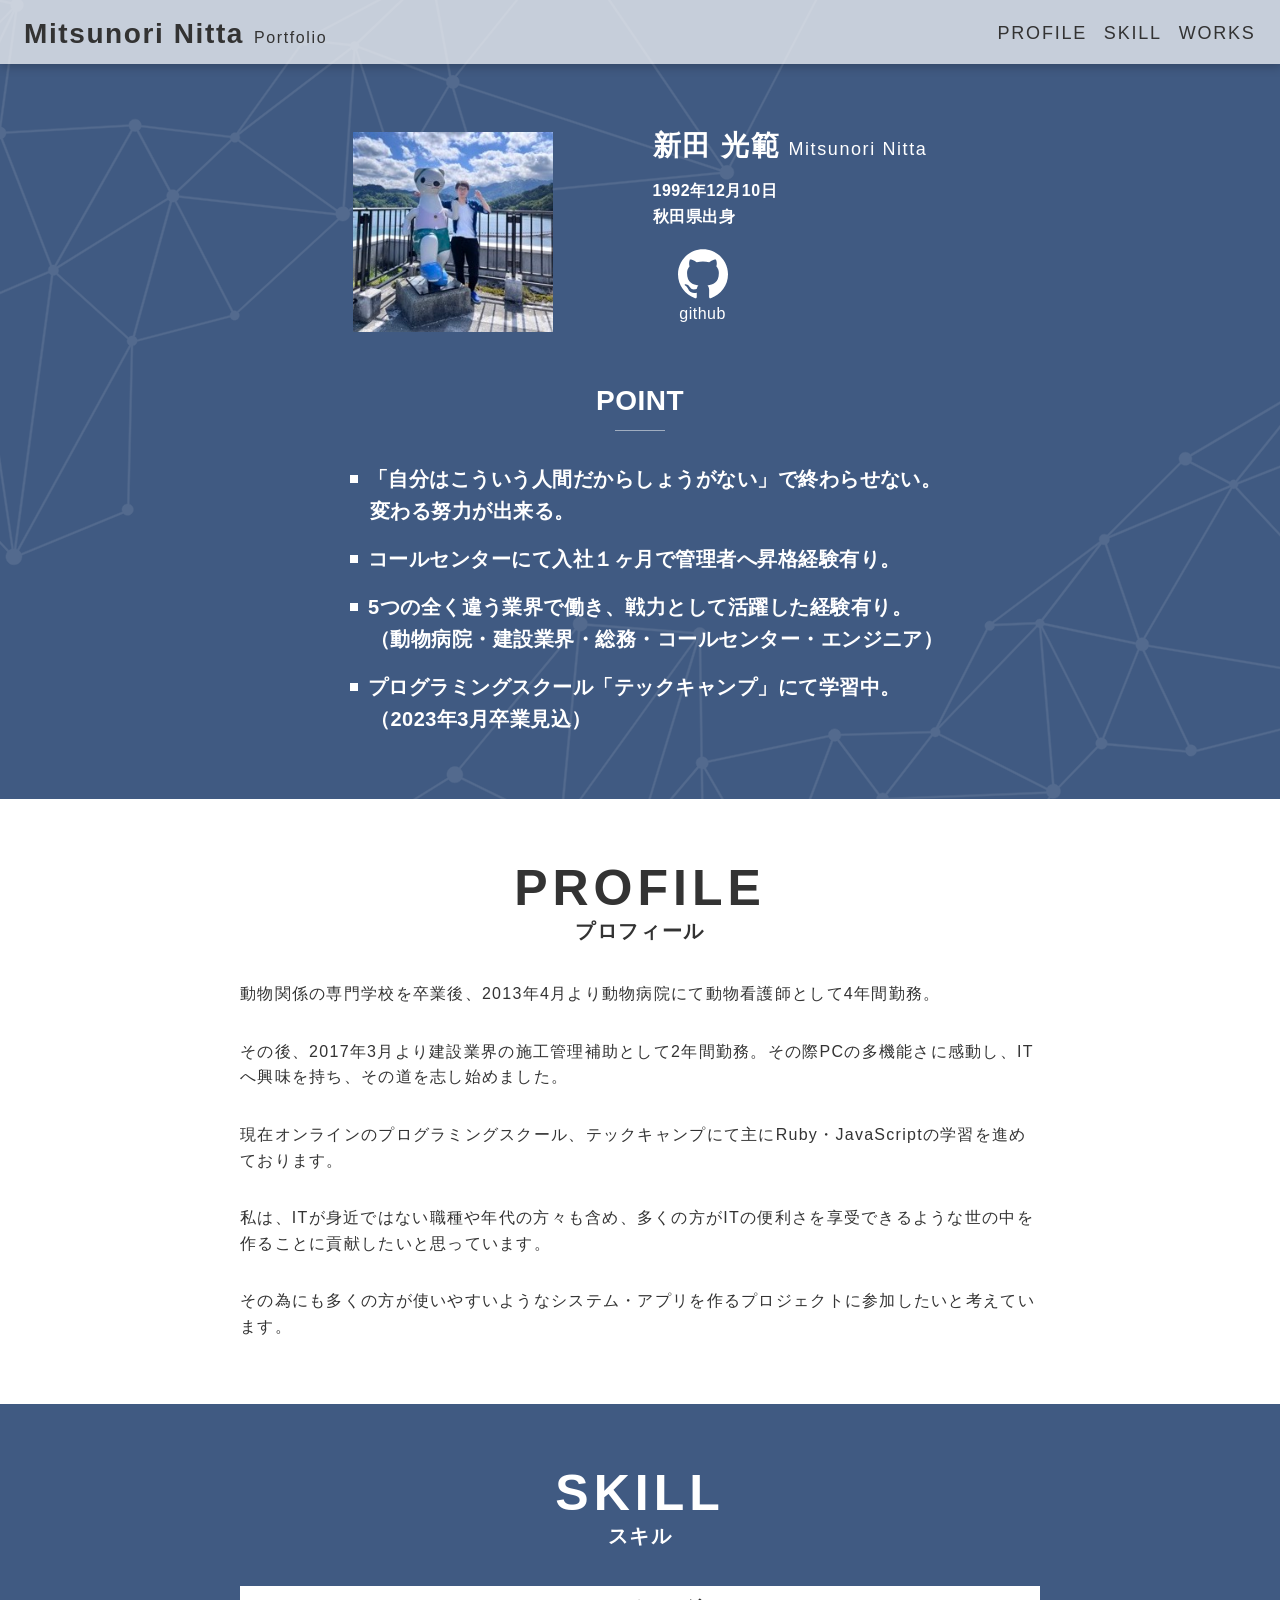
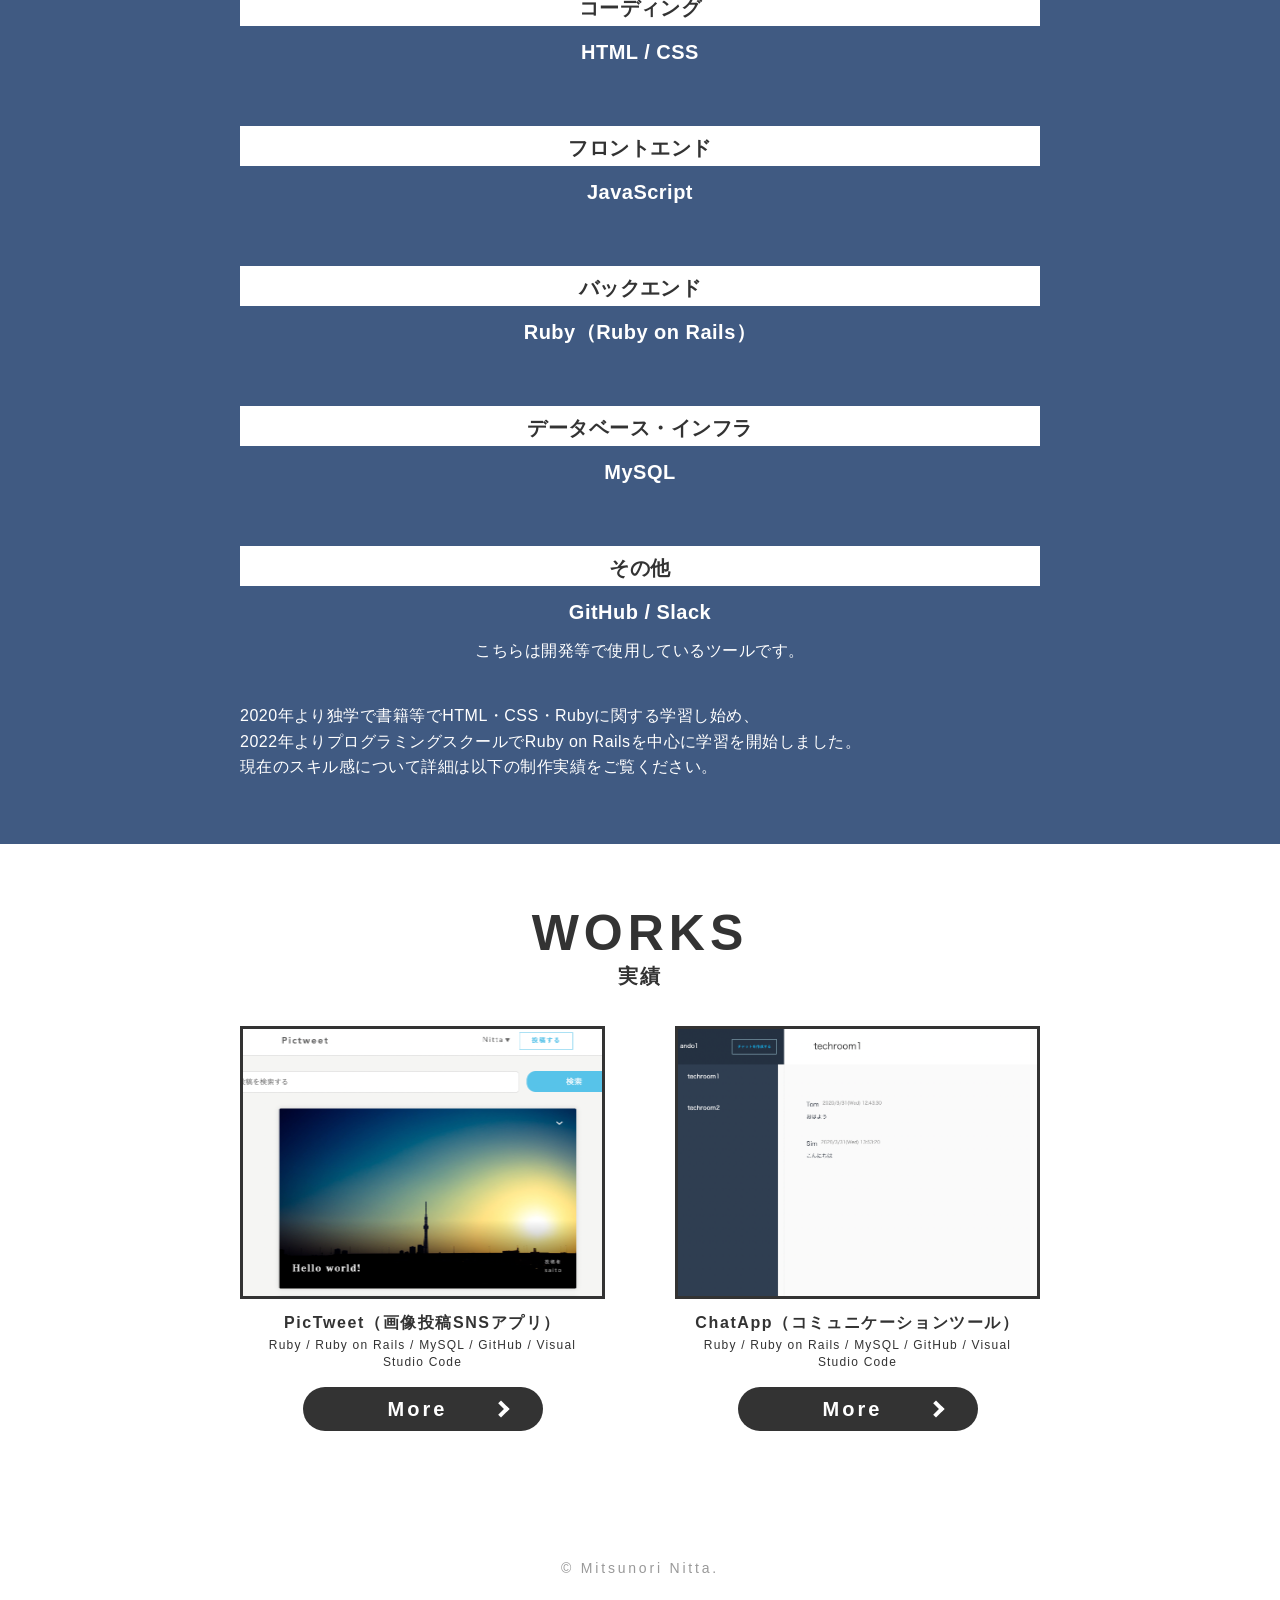
<file: index.html>
<!DOCTYPE html>
<html>
  <head>
    <meta charset="utf-8">
    <title>Mitsunori Nitta Portfolio</title>
    <meta name="viewport" content="width=device-width, initial-scale=1.0">
    <link rel="stylesheet" href="css/style.css"/>
  </head>
  <body>
    <header id="header" class="header">
      <div class="header__logo">
          <h1>
            <a href="index.html">
              <!-- 記載番号：1 -->
              <span class="header__logo-title">Mitsunori Nitta</span>
              <span class="header__logo-sub">Portfolio</span>
            </a>
          </h1>
        </div>
        <div class="header__hamburger">
          <i></i>
        </div>
        <nav class="header__gnav">
          <ul class="header__gnav-list">
            <li class="header__gnav-item"><a href="#a-profile">PROFILE</a></li>
            <li class="header__gnav-item"><a href="#a-skill">SKILL</a></li>
            <li class="header__gnav-item"><a href="#a-works">WORKS</a></li>
          </ul>
        </nav>
    </header>
    <main>
      <div class="firstview firstview-bg">
        <div class="firstview__inner">
          <div class="firstview__main">
            <div class="firstview__main-pict obj-fit-img">
              <!-- imagesに配置した、プロフィール画像のパスを記載する -->
              <img src="./images/pict-firstview-main.jpeg">
            </div>
            <div class="firstview__info">
              <h2>
                <!-- 記載番号：2 -->
                <span class="firstview__info-name">新田 光範</span>
                <!-- 記載番号：3 -->
                <span class="firstview__info-name-sm">Mitsunori Nitta</span>
              </h2>
              <ul class="firstview__info-origin-list">
                <!-- 記載番号：4 -->
                <li class="firstview__info-origin-item">1992年12月10日</li>
                <!-- 記載番号：5 -->
                <li class="firstview__info-origin-item">秋田県出身</li>
              </ul>
              <ul class="firstview__info-account-list">
                <li class="firstview__info-account-item">
                <li class="firstview__info-account-item">
                  <!-- 記載番号：7 -->
                  <a href="https://github.com/mitsunorinitta" target="_blank">
                    <img src="./images/icon-firstview-info-github-white.svg" class="firstview__info-account-pict">
                    <span  class="firstview__info-account-name">github</span>
                  </a>
                </li>
                <!-- <li class="firstview__info-account-item"> -->
                  <!-- 記載番号：8 -->
                  <!-- <a href="__URL__" target="_blank"> -->
                    <!-- <img src="./images/icon-firstview-info-twitter-white.svg" class="firstview__info-account-pict"> -->
                    <!-- <span  class="firstview__info-account-name">Twitter</span> -->
                  <!-- </a> -->
                <!-- </li> -->
                <li class="firstview__info-account-item">
                </li>
              </ul>
            </div>
          </div>
          <div class="firstview__point">
            <div class="firstview__point-heading">
              <h3>POINT</h3>
            </div>
            <ul class="firstview__point-list">
              <!-- 記載番号：10 -->
              <li class="firstview__point-item">「自分はこういう人間だからしょうがない」で終わらせない。<br>変わる努力が出来る。</li>
              <li class="firstview__point-item">コールセンターにて入社１ヶ月で管理者へ昇格経験有り。</li>
              <li class="firstview__point-item">5つの全く違う業界で働き、戦力として活躍した経験有り。<br>（動物病院・建設業界・総務・コールセンター・エンジニア）</li>
              <li class="firstview__point-item">プログラミングスクール「テックキャンプ」にて学習中。<br>（2023年3月卒業見込）</li>
            </ul>
          </div>
        </div>
      </div>
      <section id="a-profile" class="profile">
        <div class="section-inner">
          <div class="heading">
            <h2>PROFILE<span>プロフィール</span></h2>
          </div>
          <div class="contents">
            <!-- 記載番号：11 -->
            <div class="profile__text-area">
              <p>
                動物関係の専門学校を卒業後、2013年4月より動物病院にて動物看護師として4年間勤務。
              </p>
              <p> 
                その後、2017年3月より建設業界の施工管理補助として2年間勤務。その際PCの多機能さに感動し、ITへ興味を持ち、その道を志し始めました。
              </p>
              <p>
                現在オンラインのプログラミングスクール、テックキャンプにて主にRuby・JavaScriptの学習を進めております。
              </p>
              <p>
                私は、ITが身近ではない職種や年代の方々も含め、多くの方がITの便利さを享受できるような世の中を作ることに貢献したいと思っています。
              </p>
              <p>
                その為にも多くの方が使いやすいようなシステム・アプリを作るプロジェクトに参加したいと考えています。
              </p>
            </div>
          </div>
        </div>
      </section>
      <section id="a-skill" class="skill">
        <div class="section-inner">
          <div class="heading">
            <h2>SKILL<span>スキル</span></h2>
          </div>
          <div class="contents">
            <ul class="skill__list">
              <!-- 記載番号：12 -->
              <li class="skill__item">
                <h3>コーディング</h3>
                <h4>HTML / CSS</h4>
                <!-- <p>補足事項がある場合は、ここにp要素を用いて記載します。</p> -->
              </li>
              <!-- 記載番号：13 -->
              <li class="skill__item">
                <h3>フロントエンド</h3>
                <h4>JavaScript</h4>
              </li>
              <!-- 記載番号：14 -->
              <li class="skill__item">
                <h3>バックエンド</h3>
                <h4>Ruby（Ruby on Rails）</h4>
              </li>
              <!-- 記載番号：15 -->
              <li class="skill__item">
                <h3>データベース・インフラ</h3>
                <h4>MySQL</h4>
              </li>
              <!-- 記載番号：16 -->
              <li class="skill__item">
                <h3>その他</h3>
                <h4>GitHub / Slack</h4>
                <p>
                  こちらは開発等で使用しているツールです。
                </p>
              </li>
            </ul>
          </div>
          <!-- 記載番号：17 -->
          <div class="skill__text-area">
            <p>
              2020年より独学で書籍等でHTML・CSS・Rubyに関する学習し始め、<br>
              2022年よりプログラミングスクールでRuby on Railsを中心に学習を開始しました。<br>現在のスキル感について詳細は以下の制作実績をご覧ください。
              <br>
              <!-- 各領域を比較すると特にフロントエンドの開発に興味があり、現在はReactおよびVue.jsを学習しています。 -->
            </p>
          </div>
        </div>
      </section>
      <section id="a-works" class="works">
        <div class="section-inner">
          <div class="heading">
            <h2>WORKS<span>実績</span></h2>
          </div>
          <div class="contents">
            <ul class="works__list">
              <li class="works__item">
                <div class="works__item-pict">
                  <!-- images/01に配置した、FURIMAの画像（PC版）のパスを記載する -->
                  <a href="works/01.html" style="background-image:url('./images/work/01/pictweet2.jpg');"></a>
                </div>
                <div class="works__item-text-block">
                  <!-- 記載番号：18 -->
                  <h3>PicTweet（画像投稿SNSアプリ）</h3>
                  <!-- 記載番号：19 -->
                  <p>Ruby / Ruby on Rails / MySQL / GitHub / Visual Studio Code</p>
                </div>
                <div class="works__item-btn-block">
                  <a href="works/01.html" class="button">More</a>
                </div>
              </li>
              <li class="works__item">
                <div class="works__item-pict">
                  <!-- images/02に配置した、オリジナルアプリの画像（PC版）のパスを記載する -->
                  <a href="works/02.html" style="background-image:url('./images/work/02/chatapp2.jpg');"></a>
                </div>
                <div class="works__item-text-block">
                  <!-- 記載番号：20 -->
                  <h3>ChatApp（コミュニケーションツール）</h3>
                  <!-- 記載番号：21 -->
                  <p>Ruby / Ruby on Rails / MySQL / GitHub /  Visual Studio Code </p>
                </div>
                <div class="works__item-btn-block">
                  <a href="works/02.html" class="button">More</a>
                </div>
              </li>
            </ul>
          </div>
        </div>
      </section>
    </main>
    <!-- 記載番号：1 -->
    <footer id="footer" class="footer"><p>&copy; Mitsunori Nitta.</p></footer>
    <script src="https://cdn.jsdelivr.net/npm/jquery@3/dist/jquery.min.js"></script>
    <script type="text/javascript" src="js/ofi.min.js"></script>
    <script type="text/javascript" src="js/script.js"></script>
  </body>
</html>
</file>
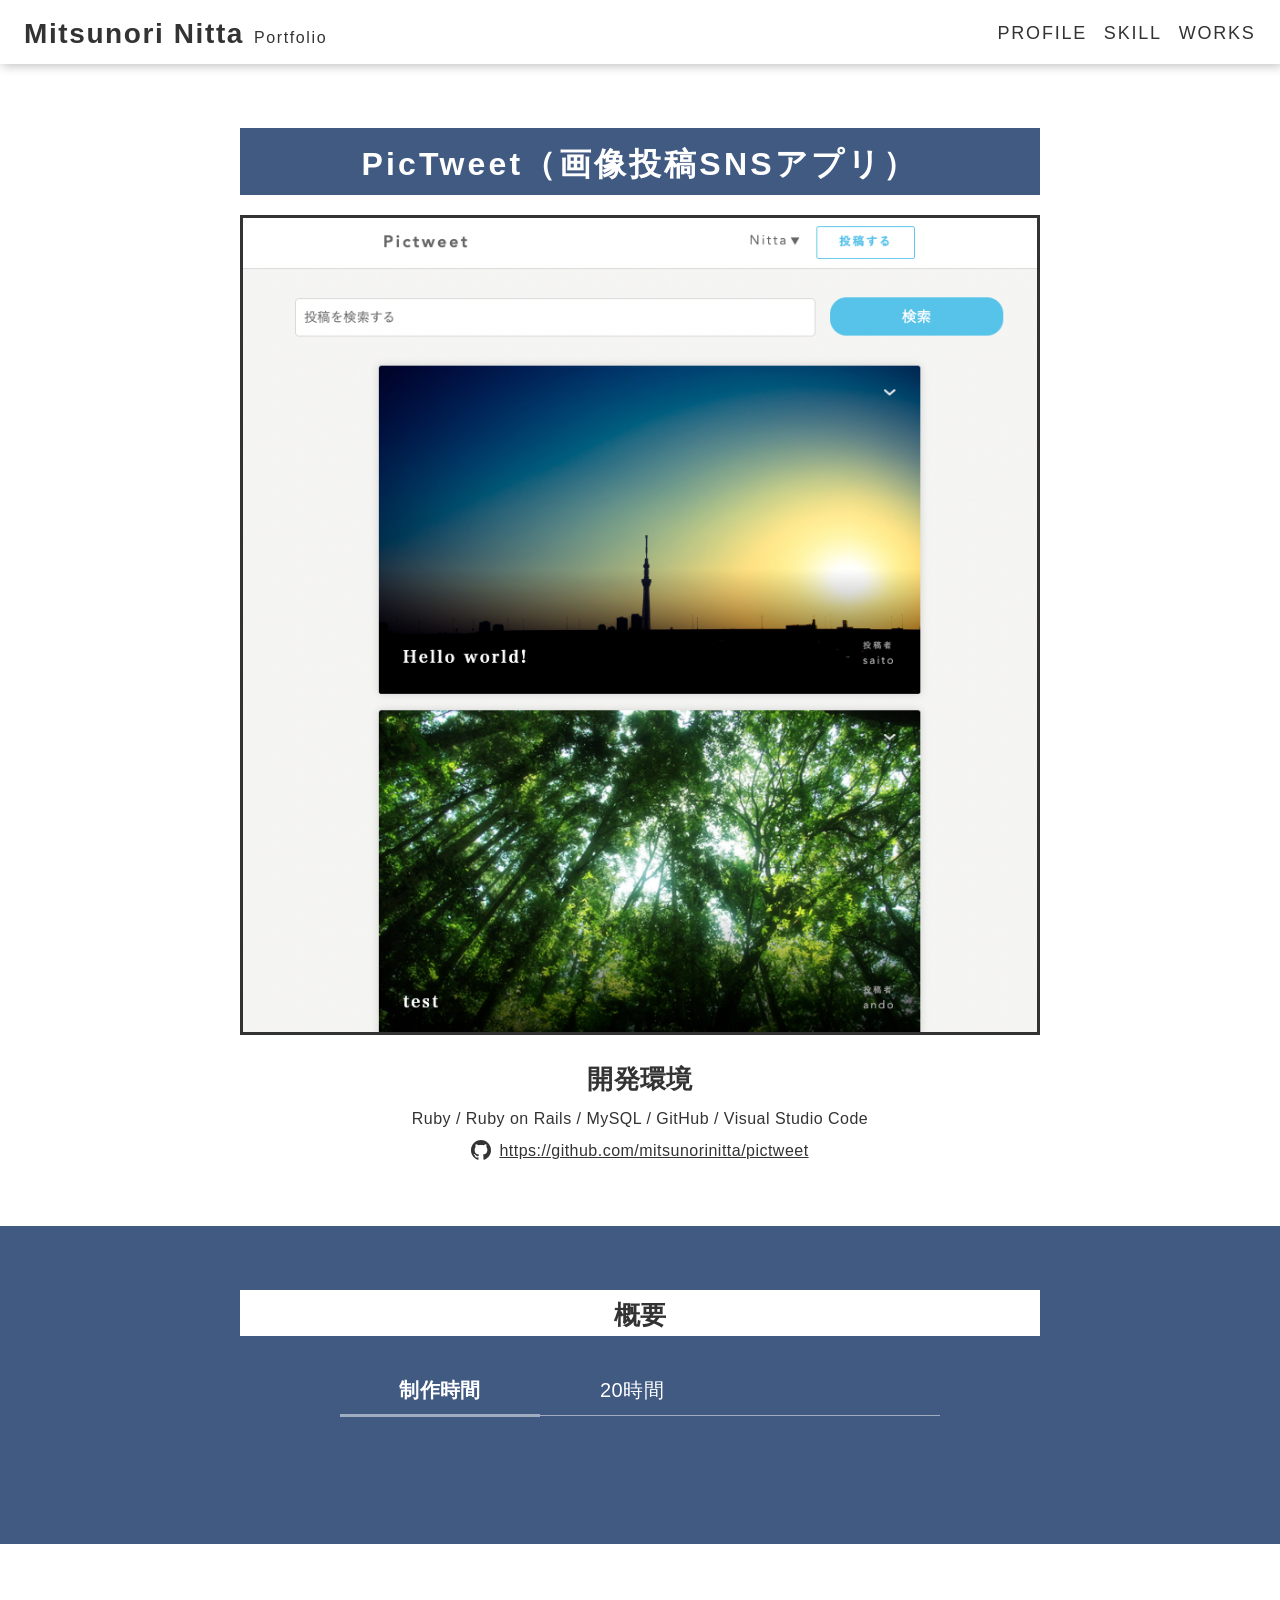
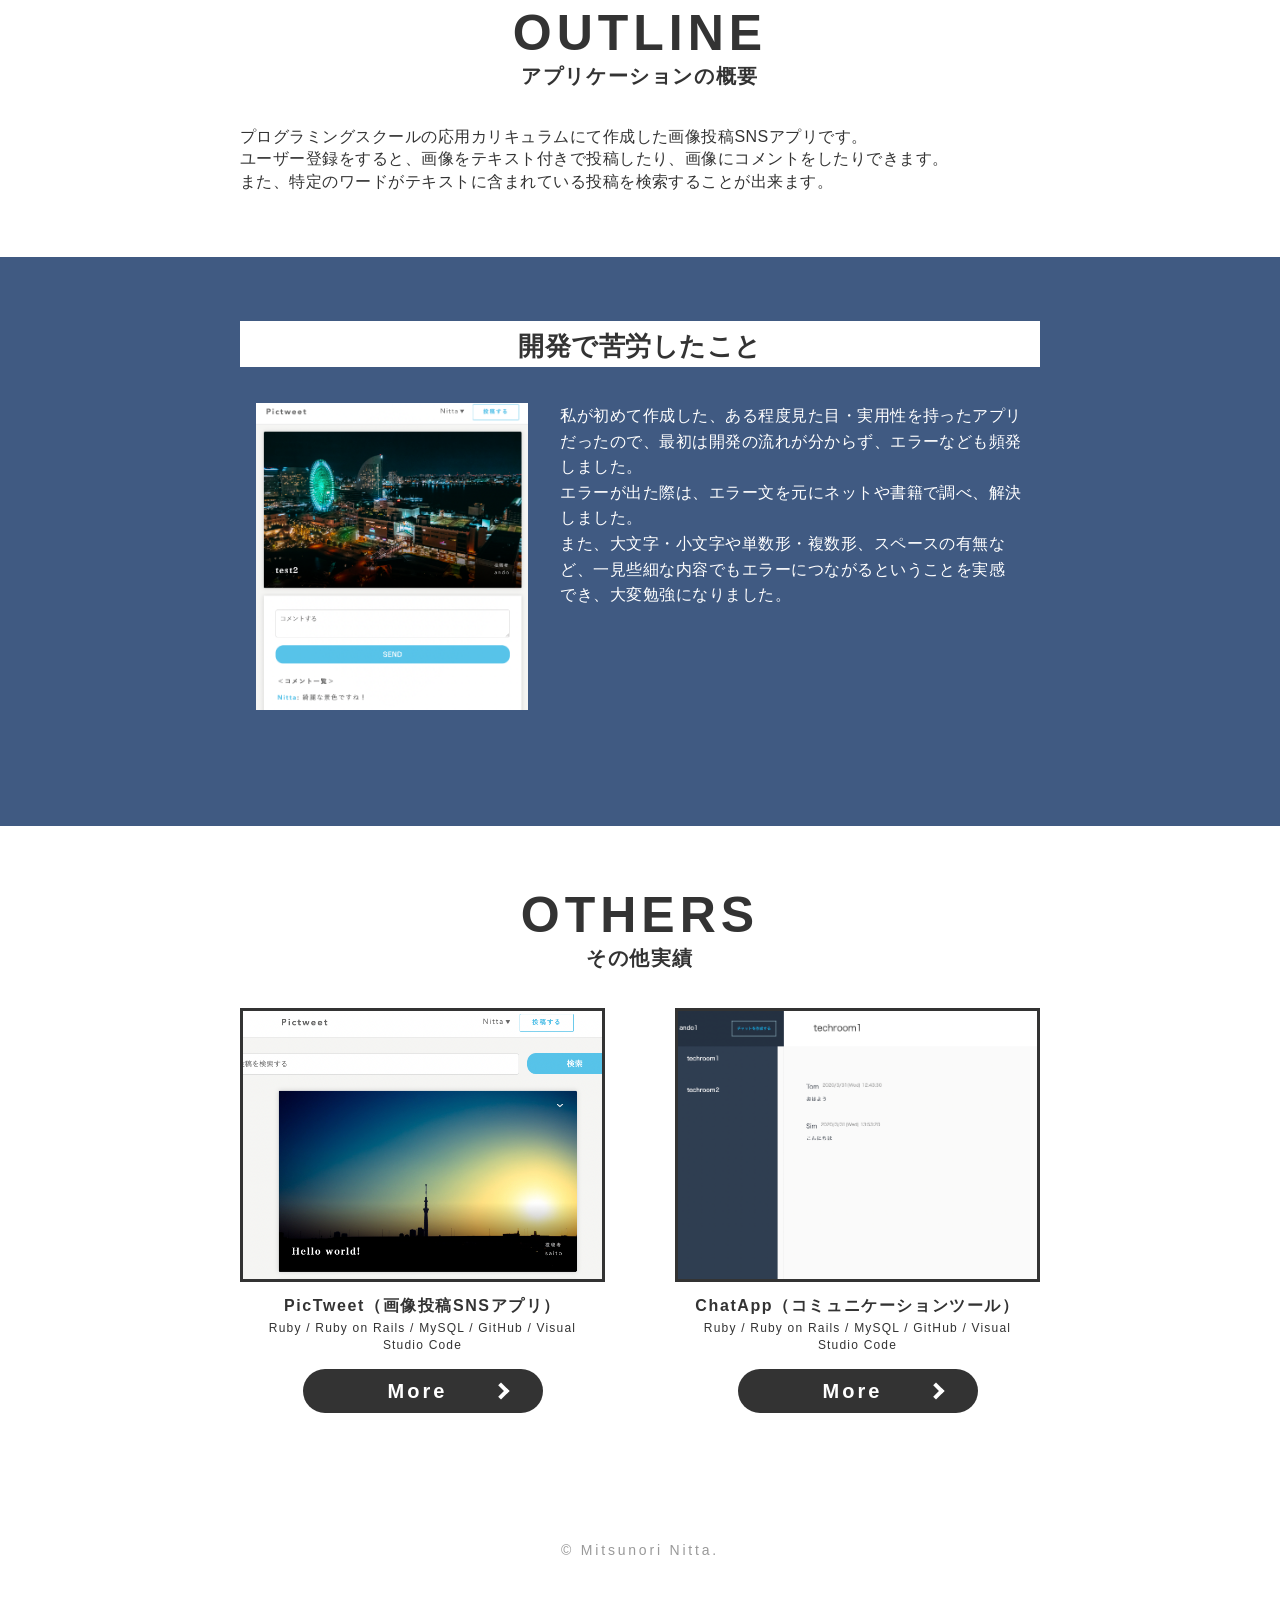
<file: works/01.html>
<!DOCTYPE html>
<html>
  <head>
    <meta charset="utf-8">
    <!-- 記載番号：2 -->
    <title>PicTweet（画像投稿SNSアプリ）</title>
    <meta name="viewport" content="width=device-width, initial-scale=1.0">
    <link rel="stylesheet" href="../css/style.css" />
  </head>
  <body class="p-work">
    <header id="header" class="header">
      <div class="header__logo">
          <h1>
            <a href="../">
              <!-- 記載番号：1 -->
              <span class="header__logo-title">Mitsunori Nitta</span>
              <span class="header__logo-sub">Portfolio</span>
            </a>
          </h1>
        </div>
        <div class="header__hamburger">
          <i></i>
        </div>
        <nav class="header__gnav">
          <ul class="header__gnav-list">
            <li class="header__gnav-item"><a href="../#a-profile">PROFILE</a></li>
            <li class="header__gnav-item"><a href="../#a-skill">SKILL</a></li>
            <li class="header__gnav-item"><a href="../#a-works">WORKS</a></li>
          </ul>
        </nav>
    </header>
    <main>
      <section class="p-work-firstview">
        <div class="section-inner">
          <!-- 記載番号：2（記載番号2は5行目にもあるので気をつけてください） -->
          <h2>PicTweet（画像投稿SNSアプリ）</h2>
          <div class="p-work-firstview__pict obj-fit-img">
            <!-- images/01に配置した、FURIMAの画像（PC版）のパスを記載する -->
            <img src="../images/work/01/pictweet.jpg" class="show-pc">
            <!-- images/01に配置した、FURIMAの画像（SP版）のパスを記載する -->
            <img src="../images/work/01/pictweet.jpg" class="show-sp">
          </div>
          <div class="p-work-firstview__text-area">
            <h3 class="p-work-firstview__text-titile">開発環境</h3>
            <!-- 記載番号：3 -->
            <p class="p-work-firstview__text">Ruby / Ruby on Rails / MySQL / GitHub / Visual Studio Code</p>
            <!-- 記載番号：4 -->
            <p class="p-work-firstview__text-link"><a href="https://github.com/mitsunorinitta/pictweet" target="_blank">https://github.com/mitsunorinitta/pictweet</a></p>
          </div>
        </div>
      </section>
      <section class="p-work-summary">
        <div class="section-inner">
          <ul class="p-work-summary__list">
            <li class="p-work-summary__item">
              <h3>概要</h3>
              <table class="p-work-summary__item-table">
                <tr>
                  <th>制作時間</th>
                  <!-- 記載番号：5 -->
                  <td>20時間</td>
                </tr>
                <tr>
                  <!-- <th>URL</th> -->
                  <!-- 記載番号：6 -->
                  <!-- <td><a href="__URL__" target="_blank">http://hoge.heroku.com</a></td> -->
                </tr>
                <tr>
                  <!-- <th>ID</th> -->
                  <!-- 記載番号：7 -->
                  <!-- <td>admin</td> -->
                </tr>
                <tr>
                  <!-- <th>PASS</th> -->
                  <!-- 記載番号：8 -->
                  <!-- <td>2222</td> -->
                </tr>
              </table>
            </li>
            <li class="p-work-summary__item">
              <!-- <h3>動作テスト</h3> -->
              <!-- <h4>購入テスト用アカウント</h4> -->
              <!-- <table class="p-work-summary__item-table"> -->
                <!-- <tr> -->
                  <!-- <th>mail</th> -->
                  <!-- 記載番号：9 -->
                  <!-- <td>buyer_user@hoge.com</td> -->
                <!-- </tr> -->
                <!-- <tr> -->
                  <!-- <th>PASS</th> -->
                  <!-- 記載番号：10 -->
                  <!-- <td>buyeruser1234</td> -->
                <!-- </tr> -->
              <!-- </table> -->
              <!-- <h4>購入テスト用カード情報</h4> -->
              <!-- <table class="p-work-summary__item-table"> -->
                <!-- <tr> -->
                  <!-- <th>番号</th> -->
                  <!-- 記載番号：11 -->
                  <!-- <td>4242424242424242</td> -->
                <!-- </tr> -->
                <!-- <tr> -->
                  <!-- <th>期限</th> -->
                  <!-- 記載番号：12 -->
                  <!-- <td>12/24</td> -->
                <!-- </tr> -->
                <!-- <tr> -->
                  <!-- <th>CVC</th> -->
                  <!-- 記載番号：13 -->
                  <!-- <td>123</td> -->
                <!-- </tr> -->
              <!-- </table> -->
            </li>
          </ul>
        </div>
      </section>
      <section class="p-work-outline">
        <div class="section-inner">
          <div class="heading">
            <h2>OUTLINE<span>アプリケーションの概要</span></h2>
          </div>
          <div class="contents">
            <!-- 記載番号：14 -->
            <div class="p-work-outline__text">
              <p>
                プログラミングスクールの応用カリキュラムにて作成した画像投稿SNSアプリです。
                <br>
                ユーザー登録をすると、画像をテキスト付きで投稿したり、画像にコメントをしたりできます。
                <br>
                また、特定のワードがテキストに含まれている投稿を検索することが出来ます。
              </p>
            </div>
          </div>
        </div>
      </section>
      <section class="p-work-about">
        <div class="section-inner">
          <ul class="p-work-about__list">
            <li class="p-work-about__item">
              <h3>開発で苦労したこと</h3>
              <div class="p-work-about__item-block p-work-about__item-block-2column">
                <div class="p-work-about__item-block-pict obj-fit-img">
                  <!-- images/01に配置した、記載内容を表す画像のパスを記載する -->
                  <img src="../images/work/01/pictweet3.jpg">
                </div>
                <!-- 記載番号：15 -->
                <div class="p-work-about__item-block-text">
                  <p>
                    私が初めて作成した、ある程度見た目・実用性を持ったアプリだったので、最初は開発の流れが分からず、エラーなども頻発しました。
                    <br>
                    エラーが出た際は、エラー文を元にネットや書籍で調べ、解決しました。
                    <br>
                    また、大文字・小文字や単数形・複数形、スペースの有無など、一見些細な内容でもエラーにつながるということを実感<br>でき、大変勉強になりました。
                  </p>
                </div>
              </div>
            </li>
            <li class="p-work-about__item">
              <!-- <h3>今後実装したいと思っていること</h3> -->
              <!-- <div class="p-work-about__item-block p-work-about__item-block-2column"> -->
                <!-- <div class="p-work-about__item-block-pict obj-fit-img"> -->
                  <!-- images/01に配置した、記載内容を表す画像のパスを記載する -->
                  <!-- <img src="../images/work/01/pict-work01-about-dammy.jpg"> -->
                <!-- </div> -->
                <!-- 記載番号：16 -->
                <!-- <div class="p-work-about__item-block-text"> -->
                  <!-- <p> -->
                    <!-- すでに実装済みのコメント投稿機能に、画像を投稿できるようにしたいと考えています。 -->
                  <!-- </p> -->
                  <!-- <p> -->
                    <!-- フリマアプリにおける購入者と出品者のやり取りについては、商品の状態についてのコミュニケーションが多く行われています。したがって、そのコミュニケーションがより円滑になるように、画像とともに商品の状態を説明できるようにしたいと考えています。 -->
                  <!-- </p> -->
                <!-- </div> -->
              <!-- </div> -->
            </li>
          </ul>
        </div>
      </section>
      <section class="p-work-others">
        <div class="section-inner">
          <div class="heading">
            <h2>OTHERS<span>その他実績</span></h2>
          </div>
          <div class="contents">
            <ul class="p-work-others__list">
              <li class="p-work-others__item">
                <div class="p-work-others__item-pict">
                  <!-- images/01に配置した、FURIMAの画像（PC版）のパスを記載する -->
                  <a href="01.html" style="background-image:url('../images/work/01/pictweet2.jpg');"></a>
                </div>
                <div class="p-work-others__item-text-block">
                  <!-- 記載番号：15 -->
                  <h3>PicTweet（画像投稿SNSアプリ）</h3>
                  <!-- 記載番号：16 -->
                  <p>Ruby / Ruby on Rails / MySQL / GitHub / Visual Studio Code</p>
                </div>
                <div class="p-work-others__item-btn-block">
                  <a href="01.html" class="button">More</a>
                </div>
              </li>
              <li class="p-work-others__item">
                <div class="p-work-others__item-pict">
                  <!-- images/02に配置した、オリジナルアプリの画像（PC版）のパスを記載する -->
                  <a href="02.html" style="background-image:url('../images/work/02/chatapp2.jpg');"></a>
                </div>
                <div class="p-work-others__item-text-block">
                  <!-- 記載番号：17 -->
                  <h3>ChatApp（コミュニケーションツール）</h3>
                  <!-- 記載番号：18 -->
                  <p>Ruby / Ruby on Rails / MySQL / GitHub / Visual Studio Code</p>
                </div>
                <div class="p-work-others__item-btn-block">
                  <a href="02.html" class="button">More</a>
                </div>
              </li>
            </ul>
          </div>
        </div>
      </section>
    </main>
    <!-- 記載番号：1 -->
    <footer id="footer" class="footer"><p>&copy; Mitsunori Nitta.</p></footer>
    <script src="https://cdn.jsdelivr.net/npm/jquery@3/dist/jquery.min.js"></script>
    <script type="text/javascript" src="../js/ofi.min.js"></script>
    <script type="text/javascript" src="../js/script.js"></script>
  </body>
</html>
</file>
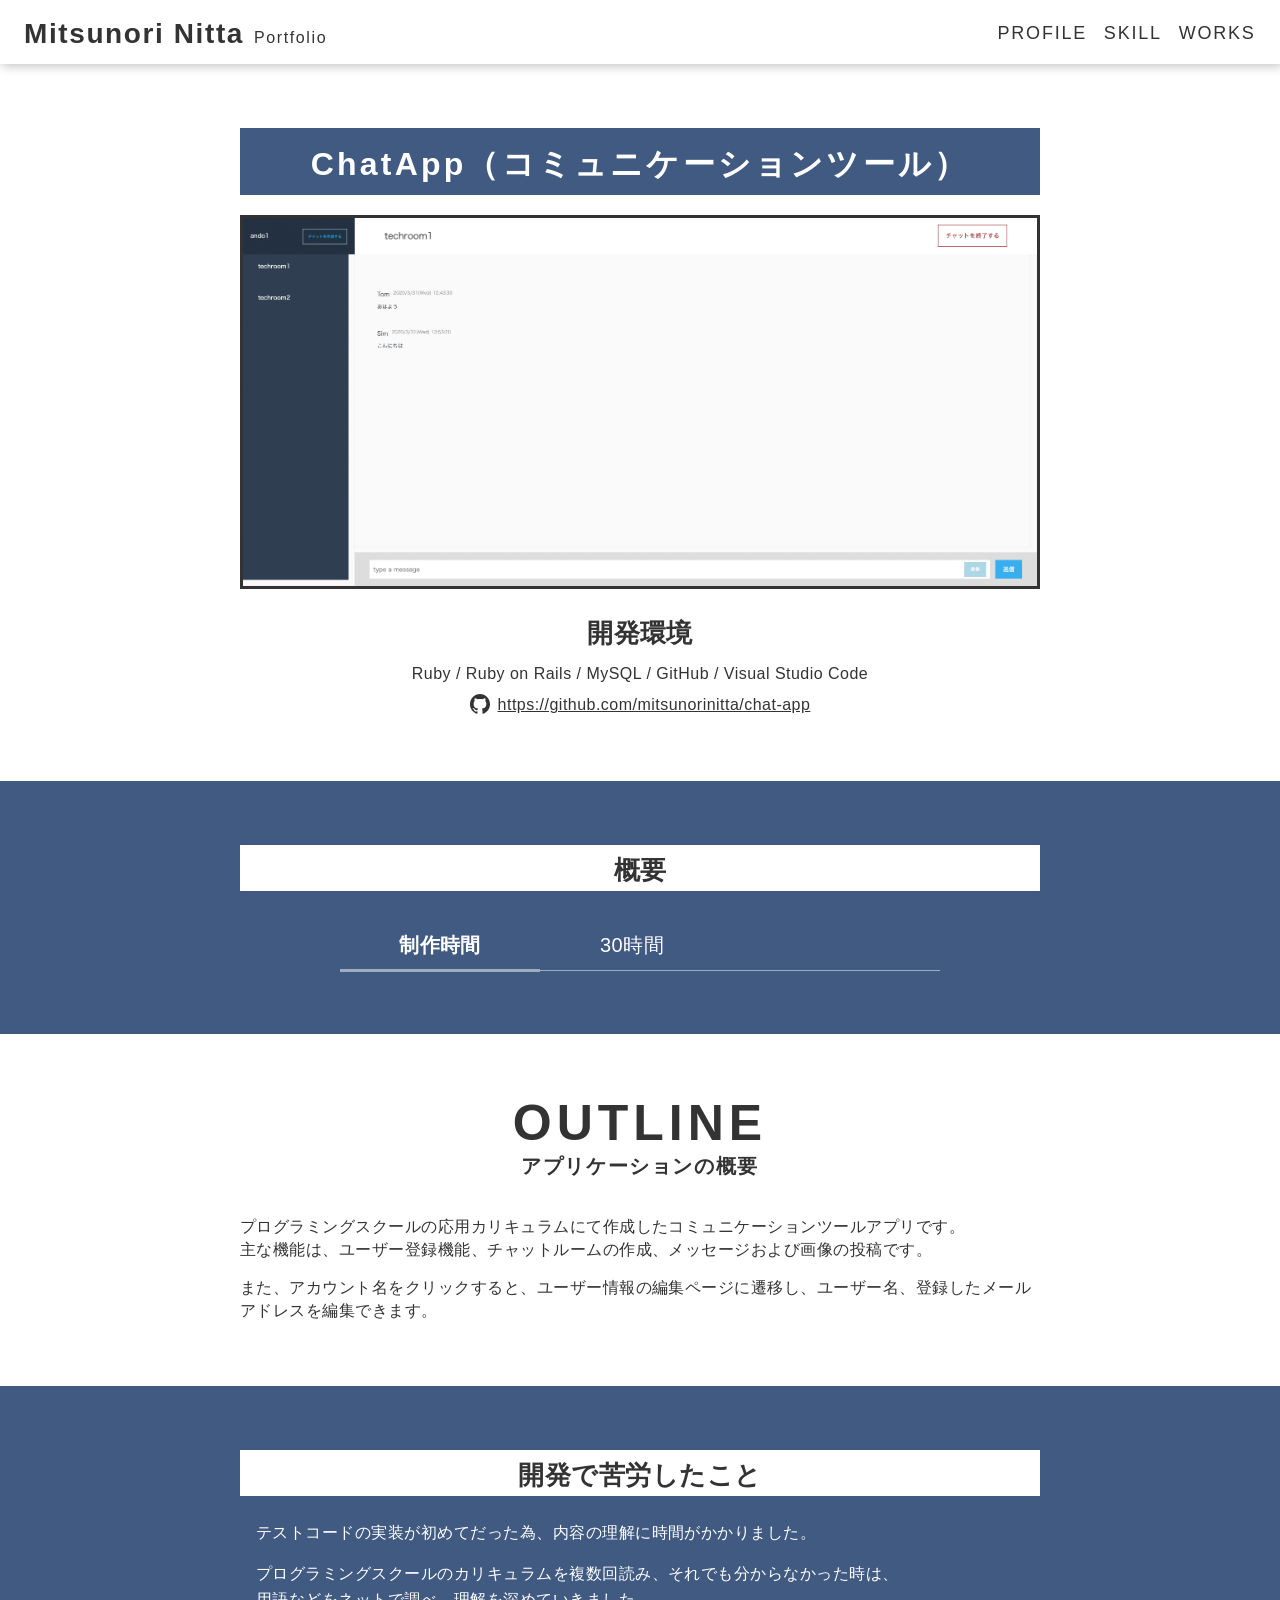
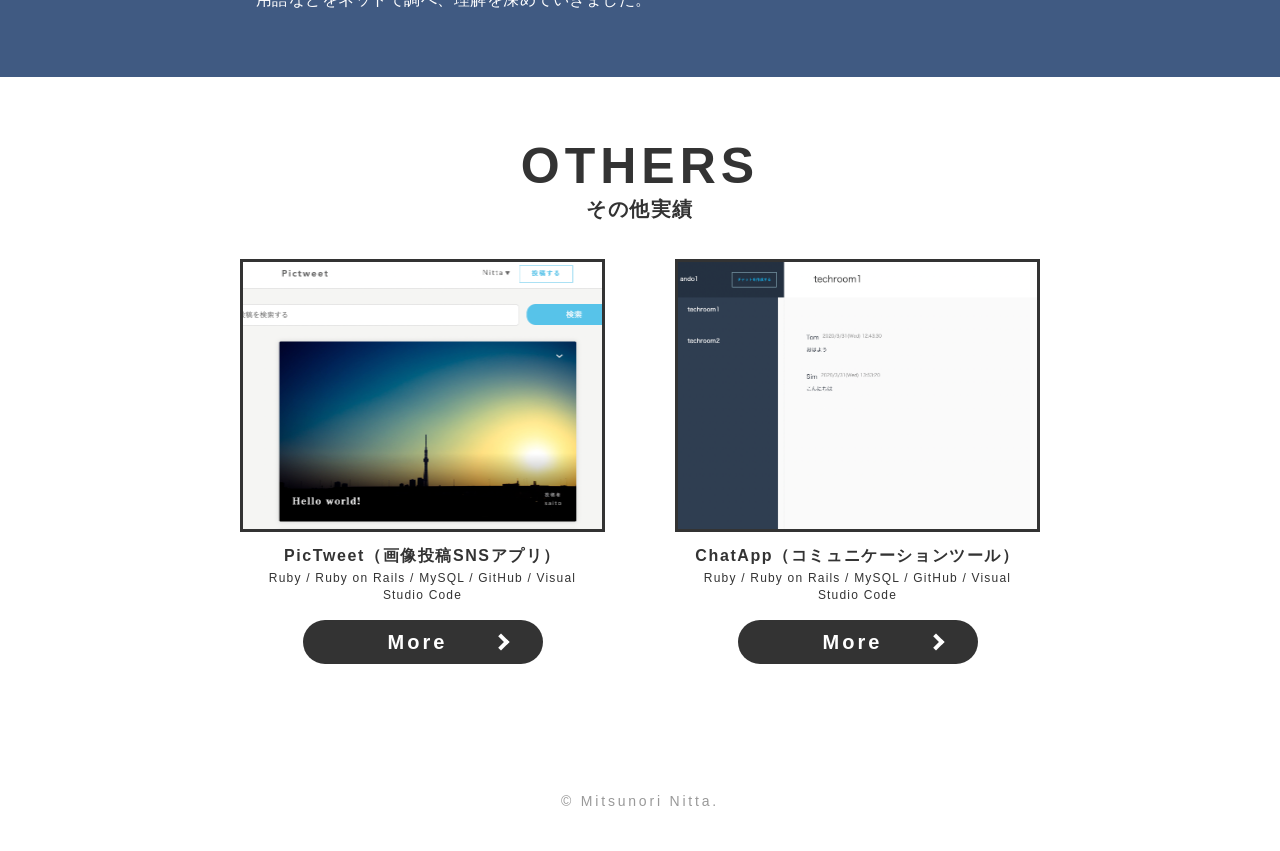
<file: works/02.html>
<!DOCTYPE html>
<html>
  <head>
    <meta charset="utf-8">
    <!-- 記載番号：2 -->
    <title>ChatApp（コミュニケーションツール）</title>
    <meta name="viewport" content="width=device-width, initial-scale=1.0">
    <link rel="stylesheet" href="../css/style.css" />
  </head>
  <body class="p-work">
    <header id="header" class="header">
      <div class="header__logo">
          <h1>
            <a href="../">
              <!-- 記載番号：1 -->
              <span class="header__logo-title">Mitsunori Nitta</span>
              <span class="header__logo-sub">Portfolio</span>
            </a>
          </h1>
        </div>
        <div class="header__hamburger">
          <i></i>
        </div>
        <nav class="header__gnav">
          <ul class="header__gnav-list">
            <li class="header__gnav-item"><a href="../#a-profile">PROFILE</a></li>
            <li class="header__gnav-item"><a href="../#a-skill">SKILL</a></li>
            <li class="header__gnav-item"><a href="../#a-works">WORKS</a></li>
          </ul>
        </nav>
    </header>
    <main>
      <section class="p-work-firstview">
        <div class="section-inner">
          <!-- 記載番号：2（記載番号2は5行目にもあるので気をつけてください） -->
          <h2>ChatApp（コミュニケーションツール）</h2>
          <div class="p-work-firstview__pict obj-fit-img">
            <!-- images/02に配置した、オリジナルアプリの画像（PC版）のパスを記載する -->
            <img src="../images/work/02/chatapp.jpg" class="show-pc">
            <!-- images/02に配置した、オリジナルアプリの画像（SP版）のパスを記載する -->
            <img src="../images/work/02/chatapp.jpg" class="show-sp">
          </div>
          <div class="p-work-firstview__text-area">
            <h3 class="p-work-firstview__text-titile">開発環境</h3>
            <!-- 記載番号：3 -->
            <p class="p-work-firstview__text">Ruby / Ruby on Rails / MySQL / GitHub /  Visual Studio Code </p>
            <!-- 記載番号：4 -->
            <p class="p-work-firstview__text-link"><a href="https://github.com/mitsunorinitta/chat-app" target="_blank">https://github.com/mitsunorinitta/chat-app</a></p>
          </div>
        </div>
      </section>
      <section class="p-work-summary">
        <div class="section-inner">
          <ul class="p-work-summary__list">
            <li class="p-work-summary__item">
              <h3>概要</h3>
              <table class="p-work-summary__item-table">
                <tr>
                  <th>制作時間</th>
                  <!-- 記載番号：5 -->
                  <td>30時間</td>
                </tr>
                <tr>
                  <!-- <th>URL</th> -->
                  <!-- 記載番号：6 -->
                  <!-- <td><a href="__URL__" target="_blank">http://hoge.heroku.com</a></td> -->
                <!-- </tr> -->
                <!-- <tr> -->
                  <!-- <th>ID</th> -->
                  <!-- 記載番号：7 -->
                  <!-- <td>admin</td> -->
                <!-- </tr> -->
                <!-- <tr> -->
                  <!-- <th>PASS</th> -->
                  <!-- 記載番号：8 -->
                  <!-- <td>2222</td> -->
                <!-- </tr> -->
              <!-- </table> -->
            <!-- </li> -->
            <!-- <li class="p-work-summary__item"> -->
              <!-- <h3>動作テスト</h3> -->
              <!-- <h4>テスト用アカウント</h4> -->
              <!-- <table class="p-work-summary__item-table"> -->
                <!-- <tr> -->
                  <!-- <th>mail</th> -->
                  <!-- 記載番号：9 -->
                  <!-- <td>test_user@hoge.com</td> -->
                <!-- </tr> -->
                <!-- <tr> -->
                  <!-- <th>PASS</th> -->
                  <!-- 記載番号：10 -->
                  <!-- <td>testuser1234</td> -->
                <!-- </tr> -->
              </table>
            </li>
          </ul>
        </div>
      </section>
      <section class="p-work-outline">
        <div class="section-inner">
          <div class="heading">
            <h2>OUTLINE<span>アプリケーションの概要</span></h2>
          </div>
          <div class="contents">
            <!-- 記載番号：11 -->
            <div class="p-work-outline__text">
              <p>
                プログラミングスクールの応用カリキュラムにて作成したコミュニケーションツールアプリです。
                <br>
                主な機能は、ユーザー登録機能、チャットルームの作成、メッセージおよび画像の投稿です。
              </p>
              <p>
                また、アカウント名をクリックすると、ユーザー情報の編集ページに遷移し、ユーザー名、登録したメールアドレスを編集できます。
              </p>
              <!-- <p> -->
                <!-- ユーザー登録をすると、それらのタイムラインに自身の投稿をすることができます。画像を添付することや、YouTubeのリンクを埋め込むことができます。YouTubeの動画については、タイムライン上で再生することができます。 -->
              <!-- </p> -->
              <!-- <p> -->
                <!-- また、投稿をする際はタグ付け（ハッシュタグ）をすることができ、ハッシュタグをクリックすると同一のハッシュタグを持つ投稿のみを閲覧することができます。 -->
              <!-- </p> -->
            </div>
          </div>
        </div>
      </section>
      <section class="p-work-about">
        <div class="section-inner">
          <ul class="p-work-about__list">
            <li class="p-work-about__item">
              <h3>開発で苦労したこと</h3>
              <!-- 記載番号：12 -->
              <div class="p-work-about__item-block">
                <p>
                  テストコードの実装が初めてだった為、内容の理解に時間がかかりました。
                </p>
                <p>
                  プログラミングスクールのカリキュラムを複数回読み、それでも分からなかった時は、<br>
                  用語などをネットで調べ、理解を深めていきました。
                </p>
                <!-- <p> -->
                  <!-- そこで、5ちゃんねるなどの掲示板の仕組みを参考に、テーマがカテゴライズされたSNSを作成したいと考えました。 -->
                <!-- </p> -->
              </div>
            </li>
            <!-- <li class="p-work-about__item"> -->
              <!-- <h3>開発で工夫したこと</h3> -->
              <!-- <div class="p-work-about__item-block p-work-about__item-block-2column"> -->
                <!-- <div class="p-work-about__item-block-pict obj-fit-img"> -->
                  <!-- images/02に配置した、記載内容を表す画像のパスを記載する -->
                  <!-- <img src="../images/work/02/pict-work02-about-dammy.jpg"> -->
                <!-- </div> -->
                <!-- 記載番号：13 -->
                <!-- <div class="p-work-about__item-block-text"> -->
                  <!-- <p> -->
                    <!-- 1つ目が本アプリケーションのポイントである趣味ジャンルのカテゴライズ機能です。カテゴリー管理にはancestryというRuby gemを用い、複数改装で管理できるようにしました。また、カテゴリーを各々が作成できる機能を設けました。しかし、これにはある課題が生じ、現在は機能を取り外しています。詳細は後述します。 -->
                  <!-- </p> -->
                  <!-- <p> -->
                    <!-- 2つ目がタイムラインのUIです。スマートフォンブラウザでの利用を考え、「スマホで見やすい」「スマホでタップしやすい」をテーマにマークアップを行い実装しました。 -->
                  <!-- </p> -->
                  <!-- <p> -->
                    <!-- いずれも、知人20名ほどに実際に利用してもらい、ユーザーヒアリングを行いながら改善を行っています。 -->
                  <!-- </p> -->
                <!-- </div> -->
              <!-- </div> -->
            <!-- </li> -->
            <!-- <li class="p-work-about__item"> -->
              <!-- <h3>今後実装したいと思っていること</h3> -->
              <!-- <div class="p-work-about__item-block p-work-about__item-block-2column"> -->
                <!-- <div class="p-work-about__item-block-pict obj-fit-img"> -->
                  <!-- images/02に配置した、記載内容を表す画像のパスを記載する -->
                  <!-- <img src="../images/work/02/pict-work02-about-dammy.jpg"> -->
                <!-- </div> -->
                <!-- 記載番号：14 -->
                <!-- <div class="p-work-about__item-block-text"> -->
                  <!-- <p> -->
                    <!-- ActiveAdminなどを用いて、管理機能を設けたいと考えています。理由は2つあります。 -->
                  <!-- </p> -->
                  <!-- <p> -->
                    <!-- 1つ目が、SNSというサービスの特性上、不適切な投稿を削除できるようにしておく必要があるためです。 -->
                  <!-- </p> -->
                  <!-- <p> -->
                    <!-- 2つ目が、趣味ジャンルの修正追加を容易に行うためです。前述のとおり、ユーザーにカテゴリーを作成する機能を設けていましたが削除をしました。これは、ユーザーが好き勝手にカテゴリーを登録できてしまうと、重複の可能性があるためです。 -->
                    <!-- <br> -->
                    <!-- そこで、ユーザーに要望フォーム形式で修正追加したいカテゴリーを投稿をしてもらい、運営側で追加する仕組みを考えています。その運用を実現するために管理機能が必要であると考えています。 -->
                  <!-- </p> -->
                <!-- </div> -->
              <!-- </div> -->
            <!-- </li> -->
          </ul>
        </div>
      </section>
      <section class="p-work-others">
        <div class="section-inner">
          <div class="heading">
            <h2>OTHERS<span>その他実績</span></h2>
          </div>
          <div class="contents">
            <ul class="p-work-others__list">
              <li class="p-work-others__item">
                <div class="p-work-others__item-pict">
                  <!-- images/01に配置した、FURIMAの画像（PC版）のパスを記載する -->
                  <a href="01.html" style="background-image:url('../images/work/01/pictweet2.jpg');"></a>
                </div>
                <div class="p-work-others__item-text-block">
                  <!-- 記載番号：15 -->
                  <h3>PicTweet（画像投稿SNSアプリ）</h3>
                  <!-- 記載番号：16 -->
                  <p>Ruby / Ruby on Rails / MySQL / GitHub / Visual Studio Code</p>
                </div>
                <div class="p-work-others__item-btn-block">
                  <a href="01.html" class="button">More</a>
                </div>
              </li>
              <li class="p-work-others__item">
                <div class="p-work-others__item-pict">
                  <!-- images/02に配置した、オリジナルアプリの画像（PC版）のパスを記載する -->
                  <a href="02.html" style="background-image:url('../images/work/02/chatapp2.jpg');"></a>
                </div>
                <div class="p-work-others__item-text-block">
                  <!-- 記載番号：17 -->
                  <h3>ChatApp（コミュニケーションツール）</h3>
                  <!-- 記載番号：18 -->
                  <p>Ruby / Ruby on Rails / MySQL / GitHub /  Visual Studio Code </p>
                </div>
                <div class="p-work-others__item-btn-block">
                  <a href="02.html" class="button">More</a>
                </div>
              </li>
            </ul>
          </div>
        </div>
      </section>
    </main>
    <!-- 記載番号：1 -->
    <footer id="footer" class="footer"><p>&copy; Mitsunori Nitta.</p></footer>
    <script src="https://cdn.jsdelivr.net/npm/jquery@3/dist/jquery.min.js"></script>
    <script type="text/javascript" src="../js/ofi.min.js"></script>
    <script type="text/javascript" src="../js/script.js"></script>
  </body>
</html>
</file>
<file: css/style.css>
html,body,div,span,applet,object,iframe,h1,h2,h3,h4,h5,h6,p,blockquote,pre,a,abbr,acronym,address,big,cite,code,del,dfn,em,img,ins,kbd,q,s,samp,small,strike,strong,sub,sup,tt,var,b,u,i,center,dl,dt,dd,ol,ul,li,fieldset,form,label,legend,table,caption,tbody,tfoot,thead,tr,th,td,article,aside,canvas,details,embed,figure,figcaption,footer,header,hgroup,menu,nav,output,ruby,section,summary,time,mark,audio,video{margin:0;padding:0;border:0;font-size:100%;font:inherit;vertical-align:baseline}article,aside,details,figcaption,figure,footer,header,hgroup,menu,nav,section{display:block}body{line-height:1}ol,ul{list-style:none}blockquote,q{quotes:none}blockquote:before,blockquote:after,q:before,q:after{content:'';content:none}table{border-collapse:collapse;border-spacing:0}*,::before,::after{-webkit-box-sizing:border-box;box-sizing:border-box;background-repeat:no-repeat}::before,::after{text-decoration:inherit;vertical-align:inherit}html{cursor:default;line-height:1.5;-moz-tab-size:4;-o-tab-size:4;tab-size:4;-webkit-tap-highlight-color:transparent;-ms-text-size-adjust:100%;-webkit-text-size-adjust:100%;word-break:break-word}body{margin:0}h1{font-size:2em;margin:0.67em 0}dl dl,dl ol,dl ul,ol dl,ul dl{margin:0}ol ol,ol ul,ul ol,ul ul{margin:0}hr{color:inherit;height:0;overflow:visible}main{display:block}nav ol,nav ul{list-style:none;padding:0}pre{font-family:monospace, monospace;font-size:1em;overflow:auto;-ms-overflow-style:scrollbar}a{background-color:transparent}abbr[title]{text-decoration:underline;-webkit-text-decoration:underline dotted;text-decoration:underline dotted}b,strong{font-weight:bolder}code,kbd,samp{font-family:monospace, monospace;font-size:1em}small{font-size:80%}audio,canvas,iframe,img,svg,video{vertical-align:middle}audio,video{display:inline-block}audio:not([controls]){display:none;height:0}iframe{border-style:none}img{border-style:none}svg:not([fill]){fill:currentColor}svg:not(:root){overflow:hidden}table{border-collapse:collapse;border-color:inherit;text-indent:0}button,input,select{margin:0}button{overflow:visible;text-transform:none}button,[type="button"],[type="reset"],[type="submit"]{-webkit-appearance:button}fieldset{border:1px solid #a0a0a0;padding:0.35em 0.75em 0.625em}input{overflow:visible}legend{color:inherit;display:table;max-width:100%;white-space:normal}progress{display:inline-block;vertical-align:baseline}select{text-transform:none}textarea{margin:0;overflow:auto;resize:vertical;resize:block}[type="checkbox"],[type="radio"]{padding:0}[type="search"]{-webkit-appearance:textfield;outline-offset:-2px}::-webkit-inner-spin-button,::-webkit-outer-spin-button{height:auto}::-webkit-input-placeholder{color:inherit;opacity:0.54}::-webkit-search-decoration{-webkit-appearance:none}::-webkit-file-upload-button{-webkit-appearance:button;font:inherit}::-moz-focus-inner{border-style:none;padding:0}:-moz-focusring{outline:1px dotted ButtonText}:-moz-ui-invalid{box-shadow:none}details{display:block}dialog{background-color:white;border:solid;color:black;display:block;height:-moz-fit-content;height:-webkit-fit-content;height:fit-content;left:0;margin:auto;padding:1em;position:absolute;right:0;width:-moz-fit-content;width:-webkit-fit-content;width:fit-content}dialog:not([open]){display:none}summary{display:list-item}canvas{display:inline-block}template{display:none}a,area,button,input,label,select,summary,textarea,[tabindex]{-ms-touch-action:manipulation}[hidden]{display:none}[aria-busy="true"]{cursor:progress}[aria-controls]{cursor:pointer}[aria-disabled="true"],[disabled]{cursor:not-allowed}[aria-hidden="false"][hidden]{display:initial}[aria-hidden="false"][hidden]:not(:focus){clip:rect(0, 0, 0, 0);position:absolute}html{text-rendering:optimizeLegibility;height:100%;-webkit-box-sizing:border-box;box-sizing:border-box;font-size:62.5%}body{font-family:"Avenir","ヒラギノ角ゴ Pro","Hiragino Kaku Gothic Pro","Meiryo UI","メイリオ",Meiryo,"ＭＳ Ｐゴシック","MS PGothic",sans-serif;font-size:1.6rem;font-weight:400;line-height:1.4;letter-spacing:.03em;color:#333}a{text-decoration:underline;color:#333;-webkit-transition:.2s;transition:.2s}a:hover,a:active,a:focus{text-decoration:none}img{width:100%}img[src*="_pc"]{display:block;width:100%}@media screen and (max-width: 599px){img[src*="_pc"]{display:none}}img[src*="_sp"]{display:none}@media screen and (max-width: 599px){img[src*="_sp"]{display:block;width:100%}}.show-pc{display:block !important}@media screen and (max-width: 599px){.show-pc{display:none !important}}.show-sp{display:none !important}@media screen and (max-width: 599px){.show-sp{display:block !important}}section{padding:64px 3%}@media screen and (max-width: 599px){section{padding:40px 5%}}section:nth-of-type(2n){background-color:#405A82}.section-inner{width:100%;max-width:800px;margin:0 auto}.heading h2{font-size:5rem;font-weight:800;text-align:center;letter-spacing:.1em;line-height:1}@media screen and (max-width: 599px){.heading h2{font-size:3rem}}.heading h2 span{display:block;margin:8px 0 0 0;font-size:2rem;letter-spacing:.08em;line-height:1}@media screen and (max-width: 599px){.heading h2 span{font-size:1.2rem}}.contents{margin:40px 0 0 0}@media screen and (max-width: 599px){.contents{margin:24px 0 0 0}}.bg-primary-color{background-color:#405A82}.button{display:inline-block;position:relative;width:100%;max-width:240px;margin:0 auto;padding:.6em 3em .6em 2.5em;background:#333;border:0;border-radius:100px;text-align:center;color:#fff;font-size:2rem;font-weight:700;letter-spacing:.15em;line-height:1;text-decoration:none;-webkit-transition:.2s;transition:.2s;cursor:pointer}@media screen and (max-width: 767px){.button{padding:.6em 3em .6em 2.5em}}.button:after{content:"";position:absolute;top:50%;right:1.8em;width:.6em;height:.6em;border-top:4px solid #fff;border-right:4px solid #fff;-webkit-transition:.2s;transition:.2s;-webkit-transform:translateY(-50%) rotate(45deg);-ms-transform:translateY(-50%) rotate(45deg);transform:translateY(-50%) rotate(45deg)}.button:hover{opacity:.8}.button:hover:after{right:1.6em}.obj-fit-img img{font-family:"object-fit:cover";-o-object-fit:cover;object-fit:cover}.header{position:fixed;width:100%;padding:20px 24px 16px;background:rgba(255,255,255,0.7);-webkit-box-shadow:2px 2px 10px rgba(0,0,0,0.25);box-shadow:2px 2px 10px rgba(0,0,0,0.25);z-index:100;display:-webkit-box;display:-ms-flexbox;display:flex;-webkit-box-pack:justify;-ms-flex-pack:justify;justify-content:space-between;-webkit-box-align:center;-ms-flex-align:center;align-items:center}.header__logo h1{font-size:1.6rem;font-weight:400;letter-spacing:.1em;line-height:1;margin:0}.header__logo h1 a{text-decoration:none;-webkit-transition:.2s;transition:.2s}.header__logo h1 a:hover{opacity:.8}.header__logo-title{font-size:2.8rem;font-weight:900}@media screen and (max-width: 599px){.header__logo-title{font-size:2.4rem}}.header__logo-sub{margin:0 0 0 4px}@media screen and (max-width: 599px){.header__logo-sub{font-size:1.4rem}}@media screen and (max-width: 599px){.header__gnav{position:absolute;top:0;left:50%;-webkit-transform:translateX(-50%);-ms-transform:translateX(-50%);transform:translateX(-50%);width:100vw;height:100vh;background:#fff;z-index:110;opacity:0;-webkit-transition:visibility 0.5s, opacity 0.5s;transition:visibility 0.5s, opacity 0.5s;visibility:hidden}}.header__gnav-list{display:-webkit-box;display:-ms-flexbox;display:flex}@media screen and (max-width: 599px){.header__gnav-list{-ms-flex-wrap:wrap;flex-wrap:wrap}}@media screen and (max-width: 599px){.header__gnav-item{width:100%;margin:80px 0 0 0;padding:24px 0;text-align:center}}.header__gnav-item+.header__gnav-item{margin:0 0 0 16px}@media screen and (max-width: 599px){.header__gnav-item+.header__gnav-item{margin:0}}.header__gnav-item a{position:relative;font-size:1.8rem;letter-spacing:.1em;text-decoration:none;padding:0 .02em}@media screen and (max-width: 599px){.header__gnav-item a{display:block;font-size:2.4rem;letter-spacing:.15em}}.header__gnav-item a:before{content:'';position:absolute;left:0;bottom:-2px;width:0%;height:1px;background:#333;z-index:-1;-webkit-transition:all .3s;transition:all .3s}@media screen and (max-width: 599px){.header__gnav-item a:before{content:none}}.header__gnav-item a:hover:before{width:100%}.header .header__hamburger{display:none}@media screen and (max-width: 599px){.header .header__hamburger{z-index:100;position:relative;display:block;height:32px;width:32px;z-index:150}}.header .header__hamburger:hover{cursor:pointer}.header .header__hamburger>i{position:absolute;width:100%;height:3px;top:50%;left:50%;background-color:#333;pointer-events:auto;-webkit-transform:translateX(-50%) translateY(-50%);-ms-transform:translateX(-50%) translateY(-50%);transform:translateX(-50%) translateY(-50%)}.header .header__hamburger>i:before,.header .header__hamburger>i:after{position:absolute;display:block;width:100%;height:3px;left:50%;background-color:#333;content:"";-webkit-transition:-webkit-transform 0.35s;transition:-webkit-transform 0.35s;transition:transform 0.35s;transition:transform 0.35s, -webkit-transform 0.35s;-webkit-transform-origin:50% 50%;-ms-transform-origin:50% 50%;transform-origin:50% 50%}.header .header__hamburger>i:before{-webkit-transform:translate(-50%, -12px);-ms-transform:translate(-50%, -12px);transform:translate(-50%, -12px)}.header .header__hamburger>i:after{-webkit-transform:translate(-50%, 12px);-ms-transform:translate(-50%, 12px);transform:translate(-50%, 12px)}.header .header__hamburger.is-active>i{background-color:transparent}.header .header__hamburger.is-active>i:before{-webkit-transform:translate(-50%, -50%) rotate(45deg);-ms-transform:translate(-50%, -50%) rotate(45deg);transform:translate(-50%, -50%) rotate(45deg)}.header .header__hamburger.is-active>i:after{-webkit-transform:translate(-50%, -50%) rotate(-45deg);-ms-transform:translate(-50%, -50%) rotate(-45deg);transform:translate(-50%, -50%) rotate(-45deg)}@media screen and (max-width: 599px){.header .header__hamburger.is-active ~ .header__gnav{display:block;visibility:visible;opacity:1}}.footer{padding:0 5% 40px;color:#999;font-size:1.4rem;text-align:center;letter-spacing:.2em}@media screen and (max-width: 767px){.footer{padding:24px 5% 24px}}.firstview{padding:132px 5% 64px;background:#405A82;overflow:hidden}@media screen and (max-width: 599px){.firstview{padding:132px 5% 80px}}.firstview-bg{position:relative;background:#405A82;background-repeat:no-repeat, no-repeat;background-size:cover}.firstview-bg:before{content:"";position:absolute;width:860px;height:675px;background:url("../images/bg-firstview-left_pc.svg") no-repeat border-box left top/contain;top:0;left:0}@media screen and (max-width: 599px){.firstview-bg:before{width:260px;height:220px;background:url("../images/bg-firstview-left_sp.svg") no-repeat border-box left top/contain}}.firstview-bg:after{content:"";position:absolute;width:900px;height:420px;background:url("../images/bg-firstview-right_pc.svg") no-repeat border-box right bottom/contain;bottom:0;right:0}@media screen and (max-width: 599px){.firstview-bg:after{width:360px;height:150px;background:url("../images/bg-firstview-right_sp.svg") no-repeat border-box right bottom/contain}}.firstview__inner{position:relative;margin:0 auto;z-index:50}.firstview__main{display:-webkit-box;display:-ms-flexbox;display:flex;-webkit-box-pack:center;-ms-flex-pack:center;justify-content:center}@media screen and (max-width: 599px){.firstview__main{-webkit-box-orient:vertical;-webkit-box-direction:normal;-ms-flex-direction:column;flex-direction:column;-webkit-box-align:center;-ms-flex-align:center;align-items:center}}.firstview__main-pict img{width:200px;height:200px}@media screen and (max-width: 599px){.firstview__main-pict img{width:140px;height:140px}}.firstview__info{display:-webkit-box;display:-ms-flexbox;display:flex;-webkit-box-orient:vertical;-webkit-box-direction:normal;-ms-flex-direction:column;flex-direction:column;-webkit-box-pack:center;-ms-flex-pack:center;justify-content:center;margin:0 0 30px 100px}@media screen and (max-width: 1024px){.firstview__info{margin:0 0 30px 40px}}@media screen and (max-width: 599px){.firstview__info{margin:24px 0 0 0}}.firstview__info h2{display:-webkit-box;display:-ms-flexbox;display:flex;-webkit-box-align:baseline;-ms-flex-align:baseline;align-items:baseline;letter-spacing:.1em;line-height:1;margin:0}@media screen and (max-width: 767px){.firstview__info h2{-ms-flex-wrap:wrap;flex-wrap:wrap}}@media screen and (max-width: 599px){.firstview__info h2{text-align:center}}.firstview__info-name{color:#fff;font-size:2.8rem;font-weight:900}@media screen and (max-width: 599px){.firstview__info-name{font-size:2.6rem;width:100%}}.firstview__info-name-sm{margin:0 0 0 8px;color:#fff;font-size:1.8rem;font-weight:300}@media screen and (max-width: 767px){.firstview__info-name-sm{width:100%;margin:8px 0 0 0;text-align:left}}@media screen and (max-width: 599px){.firstview__info-name-sm{text-align:center;letter-spacing:.08em}}.firstview__info-origin-list{margin:16px 0 0 0}@media screen and (max-width: 599px){.firstview__info-origin-list{text-align:center}}.firstview__info-origin-item{margin:4px 0 0 0;color:#fff;font-weight:700}.firstview__info-account-list{display:-webkit-box;display:-ms-flexbox;display:flex;margin:20px 0 0 0}@media screen and (max-width: 599px){.firstview__info-account-list{-webkit-box-pack:center;-ms-flex-pack:center;justify-content:center}}.firstview__info-account-item{max-width:60px;margin:4px 0 0 0;text-align:center}.firstview__info-account-item+.firstview__info-account-item{margin:0 0 0 20px}@media screen and (max-width: 599px){.firstview__info-account-item+.firstview__info-account-item{margin:0 0 0 16px}}.firstview__info-account-item a{display:block;-webkit-transition:.2s;transition:.2s}.firstview__info-account-item a:hover{opacity:.8}.firstview__info-account-item a .firstview__info-account-pict{max-width:50px}.firstview__info-account-item a .firstview__info-account-name{display:inline-block;margin:4px 0 0 0;color:#fff}.firstview__point{max-width:640px;margin:32px auto 0}.firstview__point-heading{text-align:center}.firstview__point-heading h3{position:relative;color:#fff;font-size:2.8rem;font-weight:800;line-height:1;padding:0 0 16px 0}.firstview__point-heading h3:before{content:"";position:absolute;left:50%;bottom:0;display:inline-block;width:50px;height:1px;-webkit-transform:translate(-50%);-ms-transform:translate(-50%);transform:translate(-50%);background-color:#fff;opacity:.5}.firstview__point-list{display:-webkit-box;display:-ms-flexbox;display:flex;-webkit-box-orient:vertical;-webkit-box-direction:normal;-ms-flex-direction:column;flex-direction:column;margin:32px 0 0 30px}@media screen and (max-width: 599px){.firstview__point-list{margin:16px 0 0 0}}.firstview__point-item{width:auto;padding-left:1em;text-indent:-1em;color:#fff;font-size:2rem;font-weight:700;line-height:1.6}@media screen and (max-width: 599px){.firstview__point-item{font-size:1.8rem}}.firstview__point-item+.firstview__point-item{margin:16px 0 0 0}@media screen and (max-width: 599px){.firstview__point-item+.firstview__point-item{margin:8px 0 0 0}}.firstview__point-item::before{content:"";width:8px;height:8px;display:inline-block;background-color:#fff;position:relative;top:-3px;margin-right:10px}.profile__text-area p{font-weight:400;line-height:1.6;letter-spacing:.08em}.profile__text-area p+p{margin:32px 0 0 0}@media screen and (max-width: 599px){.profile__text-area p+p{margin:16px 0 0 0}}.skill .heading h2{color:white}.skill__item{text-align:center}.skill__item+.skill__item{margin:64px 0 0 0}@media screen and (max-width: 599px){.skill__item+.skill__item{margin:32px 0 0 0}}.skill__item h3{padding:12px 3% 8px;background-color:#fff;font-size:2rem;line-height:1;font-weight:700}@media screen and (max-width: 599px){.skill__item h3{font-size:1.8rem}}.skill__item h4{margin:16px 0 0 0;color:white;font-size:2rem;line-height:1;font-weight:700}@media screen and (max-width: 599px){.skill__item h4{margin:20px 0 0 0}}.skill__item p{margin:16px 0 0 0;line-height:1.6;color:white}@media screen and (max-width: 599px){.skill__item p{margin:12px 0 0 0;padding:0 3%;font-size:1.4rem}}.skill__item p+P{margin:4px 0 0 0}.skill__text-area{margin:40px 0 0 0}@media screen and (max-width: 599px){.skill__text-area{margin:24px 0 0 0}}.skill__text-area p{color:white;line-height:1.6}@media screen and (max-width: 599px){.skill__text-area p{font-size:1.5rem}}.skill__text-area p+p{margin:24px 0 0 0}@media screen and (max-width: 599px){.skill__text-area p+p{margin:8px 0 0 0}}.works__list{display:-webkit-box;display:-ms-flexbox;display:flex;-ms-flex-wrap:wrap;flex-wrap:wrap}.works__item{width:calc(1 / 2 * 100% - 35px);margin:0 0 64px 0}@media screen and (max-width: 1024px){.works__item{width:calc(1 / 2 * 100% - 20px);margin:0 0 40px 0}}@media screen and (max-width: 767px){.works__item{width:calc(1 / 2 * 100% - 12px)}}@media screen and (max-width: 599px){.works__item{width:100%;margin:0}}.works__item:nth-child(2n){margin:0 0 0 70px}@media screen and (max-width: 1024px){.works__item:nth-child(2n){margin:0 0 0 40px}}@media screen and (max-width: 767px){.works__item:nth-child(2n){margin:0 0 0 24px}}@media screen and (max-width: 599px){.works__item+.works__item{margin:48px 0 0 0}}.works__item-pict{border:3px solid #333;overflow:hidden}.works__item-pict a{display:block;padding:calc(272 / 365 * 100% / 2);background:no-repeat;background-size:cover;background-position:center}.works__item-pict a img{padding:100%;-webkit-transition:.2s;transition:.2s}.works__item-pict a:hover{-webkit-transform:scale(1.1, 1.1);-ms-transform:scale(1.1, 1.1);transform:scale(1.1, 1.1)}.works__item-pict a:hover img{-webkit-transform:scale(1.1, 1.1);-ms-transform:scale(1.1, 1.1);transform:scale(1.1, 1.1)}.works__item-text-block{text-align:center;margin:12px 0 0 0;padding:0 .5em}.works__item-text-block h3{font-size:1.6rem;font-weight:700;letter-spacing:0.1em;line-height:1.5}@media screen and (max-width: 599px){.works__item-text-block h3{font-size:2rem}}.works__item-text-block p{margin:2px 0 0 0;font-size:1.2rem;letter-spacing:.1em}@media screen and (max-width: 599px){.works__item-text-block p{font-size:1.4rem}}.works__item-btn-block{display:-webkit-box;display:-ms-flexbox;display:flex;-webkit-box-pack:center;-ms-flex-pack:center;justify-content:center;margin:16px 0 0 0}.p-work-firstview .section-inner{padding:64px 0 0}@media screen and (max-width: 599px){.p-work-firstview .section-inner{padding:80px 0 0}}.p-work-firstview h2{padding:14px 16px 8px;background:#405A82;color:white;font-size:3.2rem;font-weight:800;text-align:center;letter-spacing:.1em}@media screen and (max-width: 599px){.p-work-firstview h2{font-size:2.6rem}}.p-work-firstview__pict{margin:20px 0 0 0;border:3px solid #333}.p-work-firstview__text-area{margin:24px 0 0 0;text-align:center}@media screen and (max-width: 599px){.p-work-firstview__text-area{margin:16px 0 0 0}}.p-work-firstview__text-area h3{font-size:2.6rem;font-weight:700;line-height:1.6}.p-work-firstview__text{margin:6px 0 0 0;line-height:1.6}.p-work-firstview__text-link{display:-webkit-box;display:-ms-flexbox;display:flex;-webkit-box-pack:center;-ms-flex-pack:center;justify-content:center;-webkit-box-align:start;-ms-flex-align:start;align-items:flex-start;margin:8px 0 0 0}.p-work-firstview__text-link:before{content:"";display:inline-block;width:20px;height:20px;background-image:url("../images/icon-firstview-info-github.svg");background-size:contain;vertical-align:bottom;margin:0 8px 0 0}.p-work-summary__item{text-align:center}.p-work-summary__item+.p-work-summary__item{margin:64px 0 0 0}@media screen and (max-width: 599px){.p-work-summary__item+.p-work-summary__item{margin:32px 0 0 0}}.p-work-summary__item h3{padding:12px 3% 8px;font-size:2.6rem;line-height:1;font-weight:700;background-color:#fff}@media screen and (max-width: 599px){.p-work-summary__item h3{font-size:2.2rem}}.p-work-summary__item h4{margin:32px 0 0 0;color:white;font-size:2rem;line-height:1;font-weight:700}@media screen and (max-width: 599px){.p-work-summary__item h4{margin:20px 0 0 0;font-size:2rem}}.p-work-summary__item h4+.p-work-summary__item-table{margin:4px auto 0}@media screen and (max-width: 599px){.p-work-summary__item h4+.p-work-summary__item-table{margin:8px auto 0}}.p-work-summary__item-table{width:100%;max-width:600px;margin:25px auto 0}.p-work-summary__item-table+h4{margin:40px 0 0 0}@media screen and (max-width: 599px){.p-work-summary__item-table tr{display:-webkit-box;display:-ms-flexbox;display:flex;-ms-flex-wrap:wrap;flex-wrap:wrap}}.p-work-summary__item-table tr+tr{padding:15px 0 0}.p-work-summary__item-table th{width:calc(1 / 3 * 100%);padding:15px 0 10px;border-bottom:3px solid rgba(255,255,255,0.5);color:white;font-size:2rem;font-weight:700;text-align:center}@media screen and (max-width: 599px){.p-work-summary__item-table th{width:100%;padding:0;border-bottom:none;font-size:1.8rem}}.p-work-summary__item-table td{width:calc(2 / 3 * 100%);padding:0 0 0 60px;border-bottom:1px solid rgba(255,255,255,0.5);color:white;font-size:2rem;text-align:left}@media screen and (max-width: 599px){.p-work-summary__item-table td{width:100%;padding:4px 0 8px;font-size:1.6rem;text-align:center}}.p-work-summary__item-table td a{color:white;text-decoration-thickness:1px}.p-work-outline__text p+p{margin:16px 0 0 0}@media screen and (max-width: 599px){.p-work-outline__text p+p{margin:12px 0 0 0}}.p-work-about__item+.p-work-about__item{margin:52px 0 0 0}@media screen and (max-width: 599px){.p-work-about__item+.p-work-about__item{margin:32px 0 0 0}}.p-work-about__item h3{padding:12px 3% 8px;background-color:#fff;font-size:2.6rem;line-height:1;font-weight:700;text-align:center}@media screen and (max-width: 599px){.p-work-about__item h3{font-size:1.8rem}}.p-work-about__item-block{margin:24px 0 0 0;padding:0 16px 0}@media screen and (max-width: 599px){.p-work-about__item-block{margin:18px 0 0 0;padding:0 8px 0}}.p-work-about__item-block-2column{display:-webkit-box;display:-ms-flexbox;display:flex;-webkit-box-pack:center;-ms-flex-pack:center;justify-content:center;margin:36px 0 0 0}@media screen and (max-width: 599px){.p-work-about__item-block-2column{-ms-flex-wrap:wrap;flex-wrap:wrap}}.p-work-about__item-block-pict{max-width:300px;width:calc(3 / 11 * 100% + 100px)}@media screen and (max-width: 599px){.p-work-about__item-block-pict{max-width:160px;width:100%}}.p-work-about__item-block-text{width:calc(8 / 11 * 100% - 32px);margin:0 0 0 32px}@media screen and (max-width: 599px){.p-work-about__item-block-text{width:100%;margin:16px 0 0 0}}.p-work-about__item-block p{line-height:1.6;color:#fff}.p-work-about__item-block p+p{margin:16px 0 0 0}@media screen and (max-width: 599px){.p-work-about__item-block p+p{margin:8px 0 0 0}}.p-work-others__list{display:-webkit-box;display:-ms-flexbox;display:flex;-ms-flex-wrap:wrap;flex-wrap:wrap}.p-work-others__item{width:calc(1 / 2 * 100% - 35px);margin:0 0 64px 0}@media screen and (max-width: 1024px){.p-work-others__item{width:calc(1 / 2 * 100% - 20px);margin:0 0 40px 0}}@media screen and (max-width: 767px){.p-work-others__item{width:calc(1 / 2 * 100% - 12px)}}@media screen and (max-width: 599px){.p-work-others__item{width:100%;margin:0}}.p-work-others__item:nth-child(2n){margin:0 0 0 70px}@media screen and (max-width: 1024px){.p-work-others__item:nth-child(2n){margin:0 0 0 40px}}@media screen and (max-width: 767px){.p-work-others__item:nth-child(2n){margin:0 0 0 24px}}@media screen and (max-width: 599px){.p-work-others__item+.p-work-others__item{margin:48px 0 0 0}}.p-work-others__item-pict{border:3px solid #333;overflow:hidden}.p-work-others__item-pict a{display:block;padding:calc(272 / 365 * 100% / 2);background:no-repeat;background-size:cover;background-position:center}.p-work-others__item-pict a img{-webkit-transition:.2s;transition:.2s}.p-work-others__item-pict a:hover{-webkit-transform:scale(1.1, 1.1);-ms-transform:scale(1.1, 1.1);transform:scale(1.1, 1.1)}.p-work-others__item-pict a:hover img{-webkit-transform:scale(1.1, 1.1);-ms-transform:scale(1.1, 1.1);transform:scale(1.1, 1.1)}.p-work-others__item-text-block{text-align:center;margin:12px 0 0 0;padding:0 .5em}.p-work-others__item-text-block h3{font-size:1.6rem;font-weight:700;letter-spacing:0.1em;line-height:1.5}@media screen and (max-width: 599px){.p-work-others__item-text-block h3{font-size:2rem}}.p-work-others__item-text-block p{margin:2px 0 0 0;font-size:1.2rem;letter-spacing:.1em}@media screen and (max-width: 599px){.p-work-others__item-text-block p{font-size:1.4rem}}.p-work-others__item-btn-block{display:-webkit-box;display:-ms-flexbox;display:flex;-webkit-box-pack:center;-ms-flex-pack:center;justify-content:center;margin:16px 0 0 0}
/*# sourceMappingURL=style.css.map */
</file>
